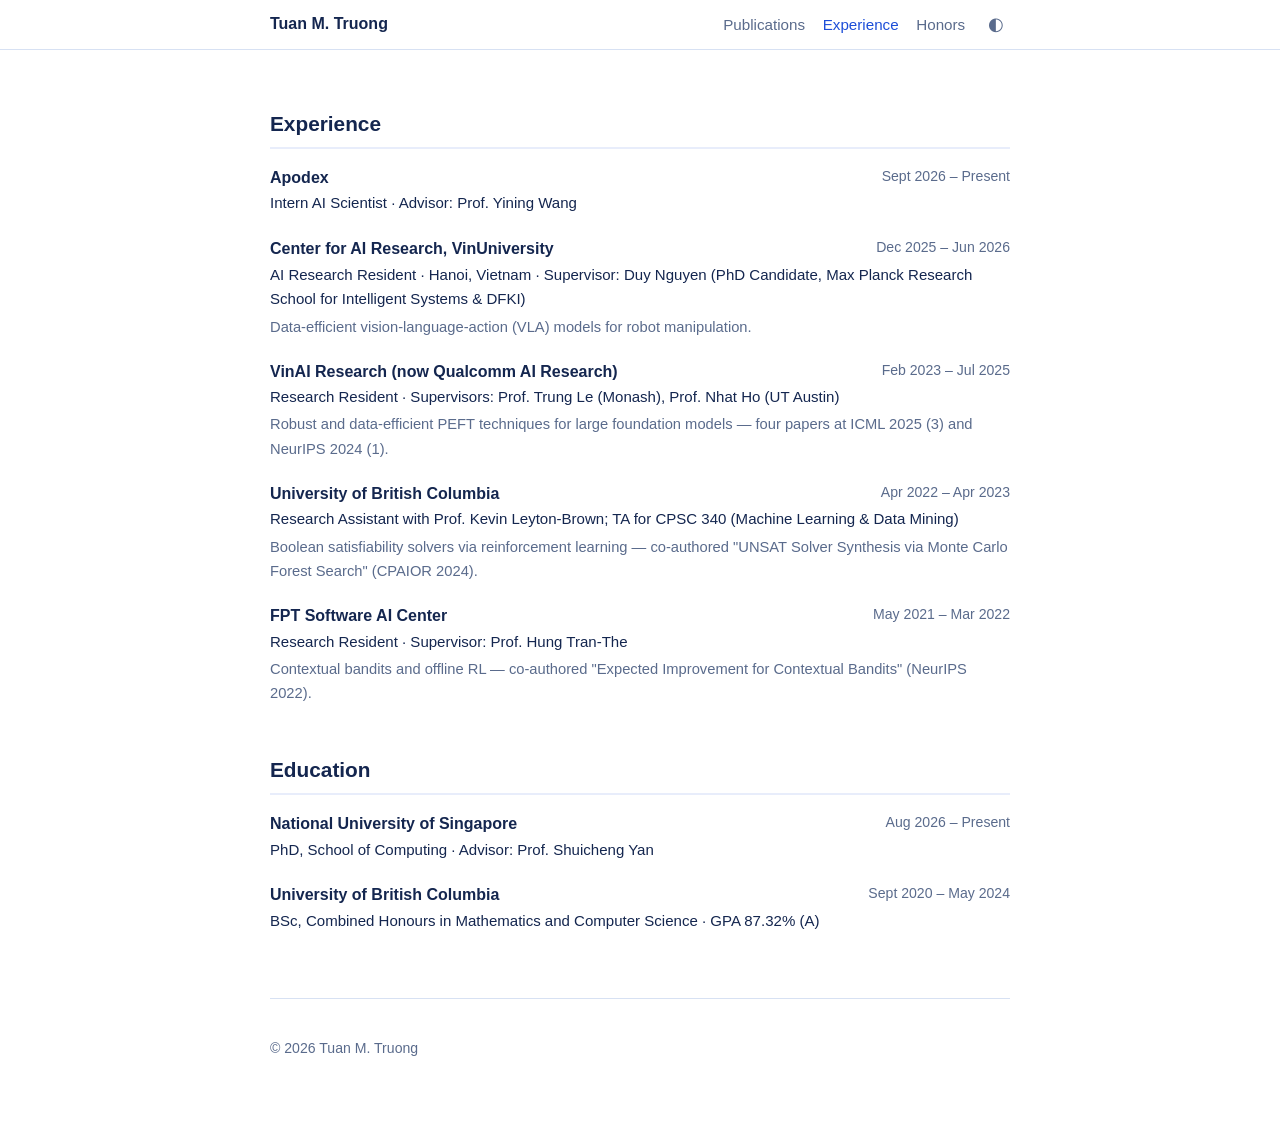
<file: experience.html>
<!DOCTYPE html>
<html lang="en">
<head>
  <meta charset="UTF-8">
  <meta name="viewport" content="width=device-width, initial-scale=1.0">
  <title>Experience · Tuan M. Truong</title>
  <link rel="icon" href="data:image/svg+xml,<svg xmlns=%22http://www.w3.org/2000/svg%22 viewBox=%220 0 100 100%22><text y=%22.9em%22 font-size=%2290%22>🐟</text></svg>">
  <meta name="description" content="Research experience and education of Tuan M. Truong, CS PhD student at NUS.">
  <link rel="stylesheet" href="site.css?v=4">
  <script src="site.js?v=1"></script>
</head>
<body>
  <nav class="nav">
    <div class="nav-inner">
      <a href="index.html" class="nav-brand">Tuan M. Truong</a>
      <div class="nav-links">
        <a href="publications.html">Publications</a>
        <a href="experience.html" class="active" aria-current="page">Experience</a>
        <a href="honors.html">Honors</a>
        <button id="theme-toggle" class="theme-toggle" aria-label="Toggle dark mode">◐</button>
      </div>
    </div>
  </nav>

  <main class="container page">
    <!-- ===================== Experience ===================== -->
    <section id="experience">
      <h2>Experience</h2>
      <ul class="cv-list">
        <li>
          <div class="cv-head"><strong>Apodex</strong><span class="cv-date">Sept 2026 – Present</span></div>
          <div class="cv-sub">Intern AI Scientist · Advisor: Prof. Yining Wang</div>
        </li>
        <li>
          <div class="cv-head"><strong>Center for AI Research, VinUniversity</strong><span class="cv-date">Dec 2025 – Jun 2026</span></div>
          <div class="cv-sub">AI Research Resident · Hanoi, Vietnam · Supervisor: Duy Nguyen (PhD Candidate, Max Planck Research School for Intelligent Systems &amp; DFKI)</div>
          <div class="cv-desc">Data-efficient vision-language-action (VLA) models for robot manipulation.</div>
        </li>
        <li>
          <div class="cv-head"><strong>VinAI Research (now Qualcomm AI Research)</strong><span class="cv-date">Feb 2023 – Jul 2025</span></div>
          <div class="cv-sub">Research Resident · Supervisors: Prof. Trung Le (Monash), Prof. Nhat Ho (UT Austin)</div>
          <div class="cv-desc">Robust and data-efficient PEFT techniques for large foundation models — four papers at ICML 2025 (3) and NeurIPS 2024 (1).</div>
        </li>
        <li>
          <div class="cv-head"><strong>University of British Columbia</strong><span class="cv-date">Apr 2022 – Apr 2023</span></div>
          <div class="cv-sub">Research Assistant with Prof. Kevin Leyton-Brown; TA for CPSC 340 (Machine Learning &amp; Data Mining)</div>
          <div class="cv-desc">Boolean satisfiability solvers via reinforcement learning — co-authored "UNSAT Solver Synthesis via Monte Carlo Forest Search" (CPAIOR 2024).</div>
        </li>
        <li>
          <div class="cv-head"><strong>FPT Software AI Center</strong><span class="cv-date">May 2021 – Mar 2022</span></div>
          <div class="cv-sub">Research Resident · Supervisor: Prof. Hung Tran-The</div>
          <div class="cv-desc">Contextual bandits and offline RL — co-authored "Expected Improvement for Contextual Bandits" (NeurIPS 2022).</div>
        </li>
      </ul>
    </section>

    <!-- ===================== Education ===================== -->
    <section id="education">
      <h2>Education</h2>
      <ul class="cv-list">
        <li>
          <div class="cv-head"><strong>National University of Singapore</strong><span class="cv-date">Aug 2026 – Present</span></div>
          <div class="cv-sub">PhD, School of Computing · Advisor: Prof. Shuicheng Yan</div>
        </li>
        <li>
          <div class="cv-head"><strong>University of British Columbia</strong><span class="cv-date">Sept 2020 – May 2024</span></div>
          <div class="cv-sub">BSc, Combined Honours in Mathematics and Computer Science · GPA 87.32% (A)</div>
        </li>
      </ul>
    </section>

    <footer class="footer">
      <p>© 2026 Tuan M. Truong</p>
    </footer>
  </main>
</body>
</html>
</file>
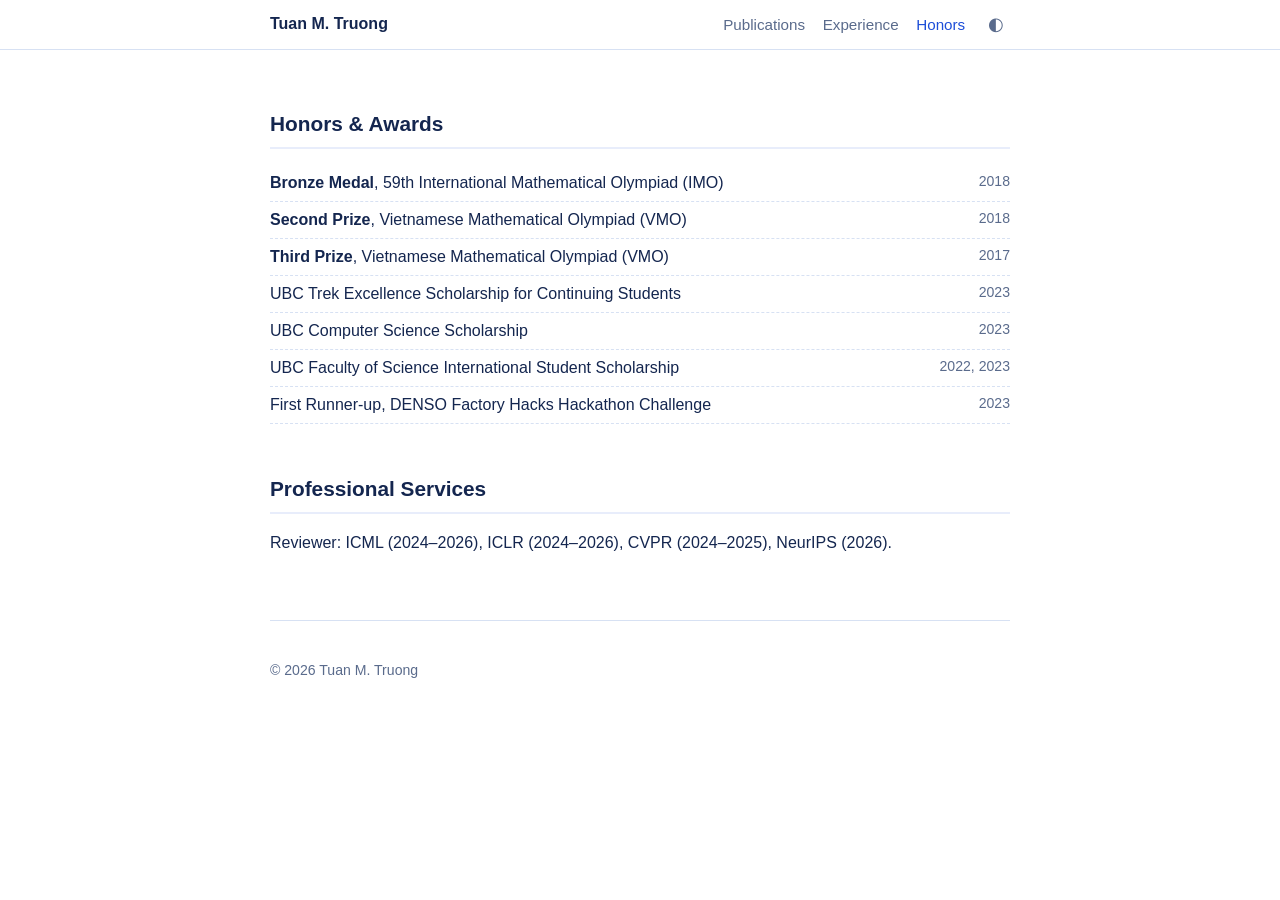
<file: honors.html>
<!DOCTYPE html>
<html lang="en">
<head>
  <meta charset="UTF-8">
  <meta name="viewport" content="width=device-width, initial-scale=1.0">
  <title>Honors · Tuan M. Truong</title>
  <link rel="icon" href="data:image/svg+xml,<svg xmlns=%22http://www.w3.org/2000/svg%22 viewBox=%220 0 100 100%22><text y=%22.9em%22 font-size=%2290%22>🐟</text></svg>">
  <meta name="description" content="Honors, awards and professional services of Tuan M. Truong, CS PhD student at NUS.">
  <link rel="stylesheet" href="site.css?v=4">
  <script src="site.js?v=1"></script>
</head>
<body>
  <nav class="nav">
    <div class="nav-inner">
      <a href="index.html" class="nav-brand">Tuan M. Truong</a>
      <div class="nav-links">
        <a href="publications.html">Publications</a>
        <a href="experience.html">Experience</a>
        <a href="honors.html" class="active" aria-current="page">Honors</a>
        <button id="theme-toggle" class="theme-toggle" aria-label="Toggle dark mode">◐</button>
      </div>
    </div>
  </nav>

  <main class="container page">
    <!-- ===================== Honors ===================== -->
    <section id="honors">
      <h2>Honors &amp; Awards</h2>
      <ul class="honor-list">
        <li><span><strong>Bronze Medal</strong>, 59th International Mathematical Olympiad (IMO)</span> <span class="cv-date">2018</span></li>
        <li><span><strong>Second Prize</strong>, Vietnamese Mathematical Olympiad (VMO)</span> <span class="cv-date">2018</span></li>
        <li><span><strong>Third Prize</strong>, Vietnamese Mathematical Olympiad (VMO)</span> <span class="cv-date">2017</span></li>
        <li><span>UBC Trek Excellence Scholarship for Continuing Students</span> <span class="cv-date">2023</span></li>
        <li><span>UBC Computer Science Scholarship</span> <span class="cv-date">2023</span></li>
        <li><span>UBC Faculty of Science International Student Scholarship</span> <span class="cv-date">2022, 2023</span></li>
        <li><span>First Runner-up, DENSO Factory Hacks Hackathon Challenge</span> <span class="cv-date">2023</span></li>
      </ul>
    </section>

    <!-- ===================== Services ===================== -->
    <section id="services">
      <h2>Professional Services</h2>
      <p>Reviewer: ICML (2024–2026), ICLR (2024–2026), CVPR (2024–2025), NeurIPS (2026).</p>
    </section>

    <footer class="footer">
      <p>© 2026 Tuan M. Truong</p>
    </footer>
  </main>
</body>
</html>
</file>
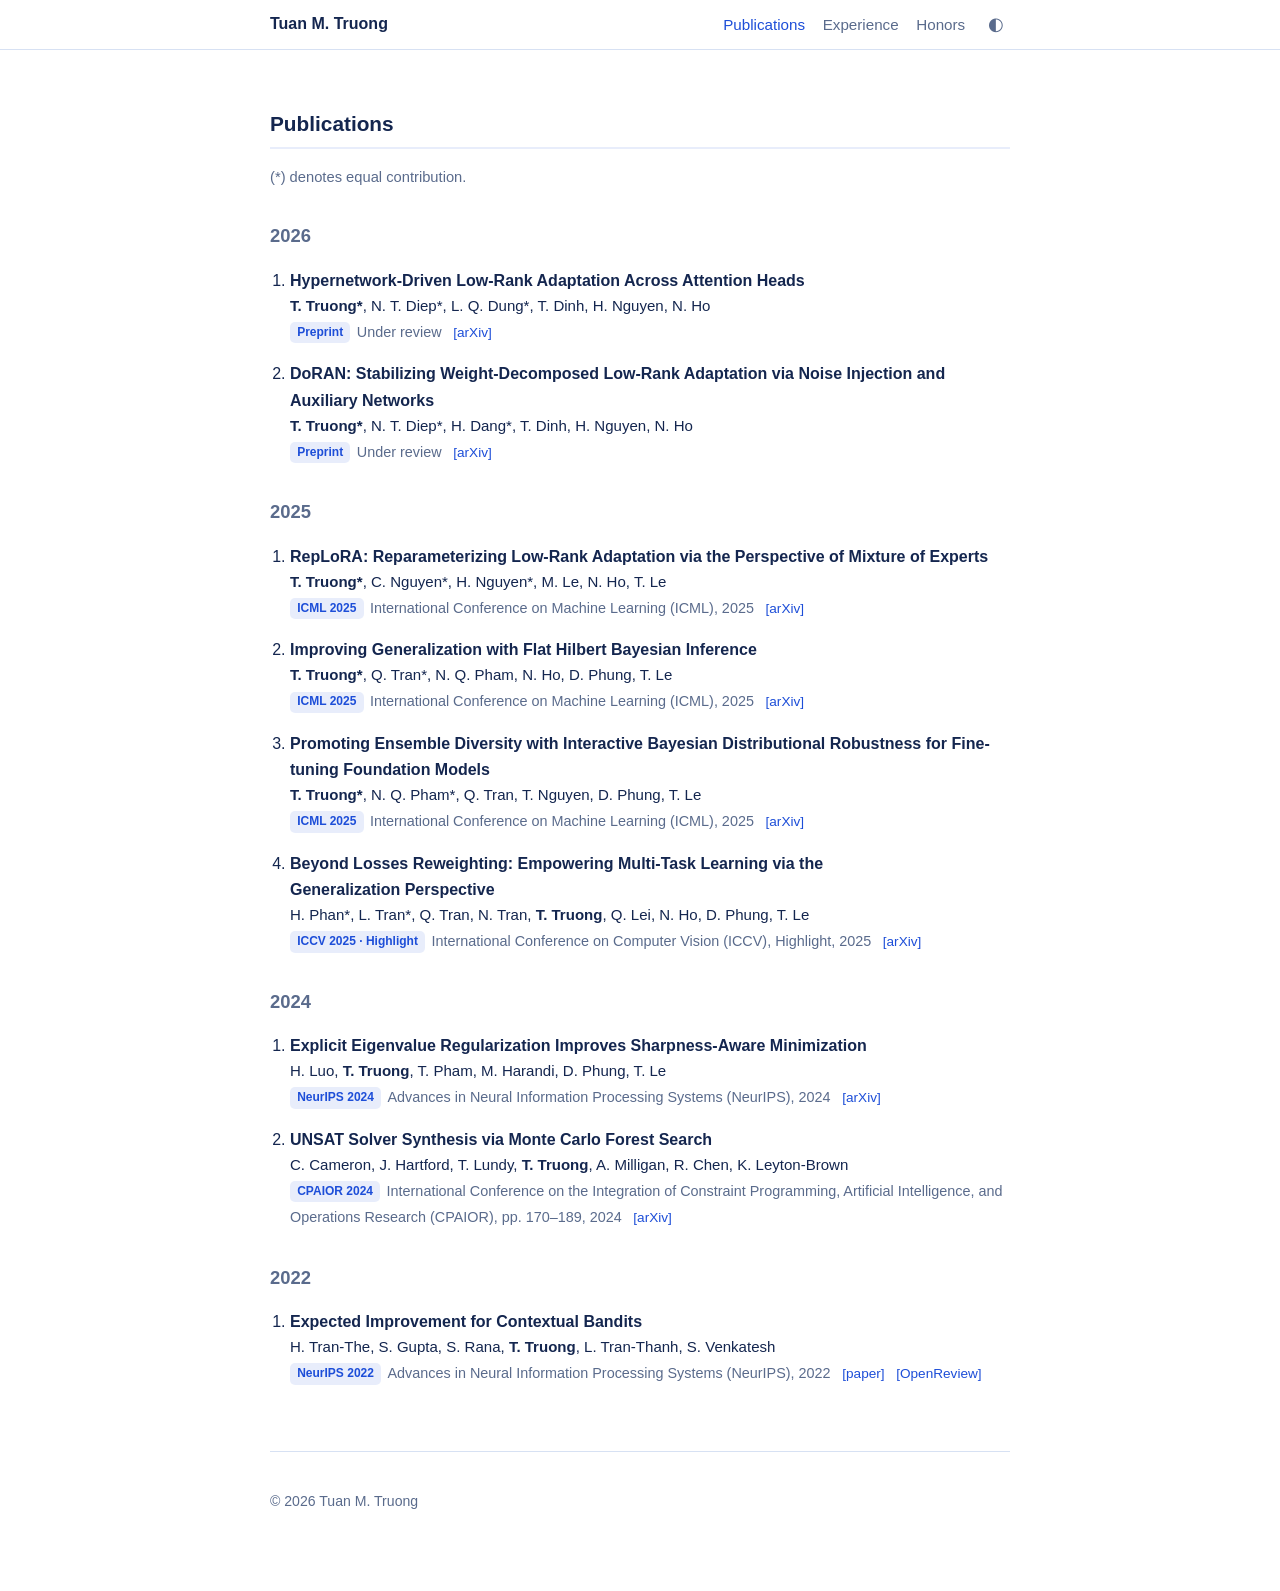
<file: publications.html>
<!DOCTYPE html>
<html lang="en">
<head>
  <meta charset="UTF-8">
  <meta name="viewport" content="width=device-width, initial-scale=1.0">
  <title>Publications · Tuan M. Truong</title>
  <link rel="icon" href="data:image/svg+xml,<svg xmlns=%22http://www.w3.org/2000/svg%22 viewBox=%220 0 100 100%22><text y=%22.9em%22 font-size=%2290%22>🐟</text></svg>">
  <meta name="description" content="Publications of Tuan M. Truong, CS PhD student at NUS: parameter-efficient fine-tuning, generalization, and more.">
  <link rel="stylesheet" href="site.css?v=4">
  <script src="site.js?v=1"></script>
</head>
<body>
  <nav class="nav">
    <div class="nav-inner">
      <a href="index.html" class="nav-brand">Tuan M. Truong</a>
      <div class="nav-links">
        <a href="publications.html" class="active" aria-current="page">Publications</a>
        <a href="experience.html">Experience</a>
        <a href="honors.html">Honors</a>
        <button id="theme-toggle" class="theme-toggle" aria-label="Toggle dark mode">◐</button>
      </div>
    </div>
  </nav>

  <main class="container page">
    <!-- ===================== Publications ===================== -->
    <section id="publications">
      <h2>Publications</h2>
      <p class="muted">(*) denotes equal contribution.</p>
      <div id="all-pubs"></div>
    </section>

    <footer class="footer">
      <p>© 2026 Tuan M. Truong</p>
    </footer>
  </main>
  <script>
    // ============ Publication data ============
    const PUBLICATIONS = [
      { year: 2026, title: "Hypernetwork-Driven Low-Rank Adaptation Across Attention Heads",
        authors: "T. Truong*, N. T. Diep*, L. Q. Dung*, T. Dinh, H. Nguyen, N. Ho",
        venue: "Under review", badge: "Preprint", links: { arXiv: "https://arxiv.org/abs/2510.04295" } },
      { year: 2026, title: "DoRAN: Stabilizing Weight-Decomposed Low-Rank Adaptation via Noise Injection and Auxiliary Networks",
        authors: "T. Truong*, N. T. Diep*, H. Dang*, T. Dinh, H. Nguyen, N. Ho",
        venue: "Under review", badge: "Preprint", links: { arXiv: "https://arxiv.org/abs/2510.04331" } },
      { year: 2025, title: "RepLoRA: Reparameterizing Low-Rank Adaptation via the Perspective of Mixture of Experts",
        authors: "T. Truong*, C. Nguyen*, H. Nguyen*, M. Le, N. Ho, T. Le",
        venue: "International Conference on Machine Learning (ICML), 2025", badge: "ICML 2025", links: { arXiv: "https://arxiv.org/abs/2502.03044" } },
      { year: 2025, title: "Improving Generalization with Flat Hilbert Bayesian Inference",
        authors: "T. Truong*, Q. Tran*, N. Q. Pham, N. Ho, D. Phung, T. Le",
        venue: "International Conference on Machine Learning (ICML), 2025", badge: "ICML 2025", links: { arXiv: "https://arxiv.org/abs/2410.04196" } },
      { year: 2025, title: "Promoting Ensemble Diversity with Interactive Bayesian Distributional Robustness for Fine-tuning Foundation Models",
        authors: "T. Truong*, N. Q. Pham*, Q. Tran, T. Nguyen, D. Phung, T. Le",
        venue: "International Conference on Machine Learning (ICML), 2025", badge: "ICML 2025", links: { arXiv: "https://arxiv.org/abs/2506.07247" } },
      { year: 2025, title: "Beyond Losses Reweighting: Empowering Multi-Task Learning via the Generalization Perspective",
        authors: "H. Phan*, L. Tran*, Q. Tran, N. Tran, T. Truong, Q. Lei, N. Ho, D. Phung, T. Le",
        venue: "International Conference on Computer Vision (ICCV), Highlight, 2025", badge: "ICCV 2025 · Highlight", links: { arXiv: "https://arxiv.org/abs/2211.13723" } },
      { year: 2024, title: "Explicit Eigenvalue Regularization Improves Sharpness-Aware Minimization",
        authors: "H. Luo, T. Truong, T. Pham, M. Harandi, D. Phung, T. Le",
        venue: "Advances in Neural Information Processing Systems (NeurIPS), 2024", badge: "NeurIPS 2024", links: { arXiv: "https://arxiv.org/abs/2501.12666" } },
      { year: 2024, title: "UNSAT Solver Synthesis via Monte Carlo Forest Search",
        authors: "C. Cameron, J. Hartford, T. Lundy, T. Truong, A. Milligan, R. Chen, K. Leyton-Brown",
        venue: "International Conference on the Integration of Constraint Programming, Artificial Intelligence, and Operations Research (CPAIOR), pp. 170–189, 2024", badge: "CPAIOR 2024", links: { arXiv: "https://arxiv.org/abs/2211.12581" } },
      { year: 2022, title: "Expected Improvement for Contextual Bandits",
        authors: "H. Tran-The, S. Gupta, S. Rana, T. Truong, L. Tran-Thanh, S. Venkatesh",
        venue: "Advances in Neural Information Processing Systems (NeurIPS), 2022", badge: "NeurIPS 2022",
        links: { paper: "https://proceedings.neurips.cc/paper_files/paper/2022/hash/8f0942c43fcfba4cc66a859b9fcb1bba-Abstract-Conference.html", OpenReview: "https://openreview.net/forum?id=uzn0WLCfuC_" } }
    ];

    // ============ Render publications, grouped by year ============
    (function () {
      const root = document.getElementById("all-pubs");
      if (!root) return;

      const highlightAuthors = (a) => a.replace(/T\. Truong(\*?)/g, "<strong>T. Truong$1</strong>");
      const pubItemHTML = (p) => {
        const links = Object.entries(p.links || {})
          .map(([label, url]) => `<a href="${url}" target="_blank" rel="noopener">[${label}]</a>`)
          .join(" ");
        return `
          <div class="pub-title">${p.title}</div>
          <div class="pub-authors">${highlightAuthors(p.authors)}</div>
          <div class="pub-venue"><span class="pub-badge">${p.badge}</span>${p.venue}</div>
          ${links ? `<div class="pub-links">${links}</div>` : ""}`;
      };

      const byYear = new Map();
      PUBLICATIONS.forEach((p) => {
        if (!byYear.has(p.year)) byYear.set(p.year, []);
        byYear.get(p.year).push(p);
      });
      [...byYear.keys()].sort((a, b) => b - a).forEach((year) => {
        const h = document.createElement("h3");
        h.className = "pub-year-heading";
        h.textContent = year;
        root.appendChild(h);
        const ol = document.createElement("ol");
        ol.className = "pub-list";
        byYear.get(year).forEach((p) => {
          const li = document.createElement("li");
          li.innerHTML = pubItemHTML(p);
          ol.appendChild(li);
        });
        root.appendChild(ol);
      });
    })();
  </script>
</body>
</html>
</file>
<file: site.css>
/* Shared by every page of the site (index.html, experience.html, honors.html). */
/* ============ Theme variables ============ */
:root {
  /* White & blue theme */
  --bg: #ffffff;
  --bg-alt: #eef3fc;
  --text: #14264f;         /* navy blue body text */
  --text-muted: #5a6b8c;   /* muted blue-grey */
  --accent: #1d4ed8;       /* blue links / headings accents */
  --accent-soft: #1d4ed81a;
  --border: #d7e1f3;
  --shadow: 0 2px 12px rgba(29, 78, 216, 0.08);
}
[data-theme="dark"] {
  --bg: #0f1830;
  --bg-alt: #172444;
  --text: #dfe8fb;
  --text-muted: #93a4c8;
  --accent: #6aa0ff;
  --accent-soft: #6aa0ff22;
  --border: #26355c;
  --shadow: 0 2px 12px rgba(0, 0, 0, 0.4);
}

* { box-sizing: border-box; }

html { scroll-behavior: smooth; scroll-padding-top: 4.5rem; }

body {
  margin: 0;
  font-family: -apple-system, BlinkMacSystemFont, "Segoe UI", Roboto, "Helvetica Neue", Arial, sans-serif;
  font-size: 16px;
  line-height: 1.65;
  color: var(--text);
  background: var(--bg);
  transition: background 0.25s, color 0.25s;
}

a { color: var(--accent); text-decoration: none; }
a:hover { text-decoration: underline; }

/* ============ Nav ============ */
.nav {
  position: sticky;
  top: 0;
  z-index: 100;
  background: color-mix(in srgb, var(--bg) 88%, transparent);
  backdrop-filter: blur(8px);
  border-bottom: 1px solid var(--border);
}
.nav-inner {
  max-width: 780px;
  margin: 0 auto;
  padding: 0.7rem 1.25rem;
  display: flex;
  align-items: center;
  justify-content: space-between;
}
.nav-brand { font-weight: 700; color: var(--text); }
.nav-brand:hover { text-decoration: none; color: var(--accent); }
.nav-links { display: flex; align-items: center; gap: 1.1rem; }
.nav-links a { color: var(--text-muted); font-size: 0.95rem; }
.nav-links a:hover, .nav-links a.active { color: var(--accent); text-decoration: none; }
.theme-toggle {
  background: none;
  border: none;
  color: var(--text-muted);
  font-size: 1.1rem;
  cursor: pointer;
  padding: 0.15rem 0.35rem;
  border-radius: 6px;
}
.theme-toggle:hover { color: var(--accent); background: var(--accent-soft); }

/* ============ Hover: the links the avatar talks about (and the quote) light up and lift a little ============ */
.nav-links a, .contact-line a {
  display: inline-block;
  padding: 0.1rem 0.4rem; margin: -0.1rem -0.4rem;   /* room for the pill, without moving anything */
  border-radius: 6px;
  transition: transform 0.18s ease, background-color 0.18s ease, color 0.18s ease;
}
@media (hover: hover) {   /* not on touch screens, where a tap would leave it stuck */
  .nav-links a:hover, .contact-line a:hover { background: var(--accent-soft); color: var(--accent); text-decoration: none; }
  .intro-quote:hover { background: var(--accent-soft); border-left-color: var(--accent); color: var(--text); }
}
@media (hover: hover) and (prefers-reduced-motion: no-preference) {
  .nav-links a:hover, .contact-line a:hover { transform: translateY(-2px); }
  .intro-quote:hover { transform: translateY(-3px); }
}

/* ============ Layout ============ */
.container {
  max-width: 780px;
  margin: 0 auto;
  padding: 2.5rem 1.25rem 4rem;
}

section { margin-top: 3rem; }

h1 { font-size: 1.9rem; margin: 0 0 0.25rem; }
h2 {
  font-size: 1.3rem;
  border-bottom: 2px solid var(--accent-soft);
  padding-bottom: 0.35rem;
  margin-bottom: 1rem;
}

.muted { color: var(--text-muted); font-size: 0.92rem; }

/* ============ Hero ============ */
.hero {
  display: flex;
  gap: 2rem;
  align-items: flex-start;
}
.hero-text { flex: 1; min-width: 0; }
.tagline { color: var(--text-muted); margin-top: 0; font-size: 1.02rem; text-wrap: balance; }
p, .pub-title { text-wrap: pretty; }   /* no lone last words */
.nowrap { white-space: nowrap; }
/* a sub-heading inside the hero, lighter than the page sections */
.interests h2 { font-size: 1.08rem; border-bottom: 0; padding-bottom: 0; margin: 1.3rem 0 0.3rem; }
.interests p { margin: 0 0 1rem; }
/* ============ Avatar (hero): 3D head built from the portrait (three.js); a still render of it is the fallback ============ */
.hero-avatar-wrap { flex-shrink: 0; text-align: center; position: relative; }
.hero-avatar {
  position: relative; width: 240px; height: 240px;
  border-radius: 50%; overflow: hidden; box-shadow: 0 0 0 1px var(--border), var(--shadow);
  /* soft blue to match the site; also tried: grey #b8b8b5/#a8a8a5, sand #e9dcc8/#d2bfa3,
     sage #d2ddd0/#adc1aa, navy #3a5285/#22345c */
  background: radial-gradient(circle at 50% 36%, #cfdcf3, #a9bfe6 75%);
}
.hero-avatar img, .hero-avatar canvas { position: absolute; inset: 0; width: 100%; height: 100%; display: block; }
.hero-avatar img { object-fit: cover; transition: opacity 0.35s ease, filter 0.6s ease; }
.hero-avatar canvas { opacity: 0; transition: opacity 0.35s ease, filter 0.6s ease; }
/* dark theme: the lights go down for the avatar too (dusk-blue circle, face a little dimmer) */
.hero-avatar::before { content: ""; position: absolute; inset: 0; opacity: 0; transition: opacity 0.6s ease;
  background: radial-gradient(circle at 50% 36%, #4d6390, #2b3b60 75%); }
[data-theme="dark"] .hero-avatar::before { opacity: 1; }
[data-theme="dark"] .hero-avatar img, [data-theme="dark"] .hero-avatar canvas { filter: brightness(0.84); }
.hero-avatar.is-3d canvas { opacity: 1; }
.hero-avatar.is-3d img { opacity: 0; }
.hero-avatar.is-3d { cursor: pointer; outline: none; }
.hero-avatar:focus-visible { outline: 2px solid var(--accent); outline-offset: 4px; }
/* his speech bubble, above the head (the page says the greeting; the 3D module the rest) */
.avatar-say { position: absolute; left: 36%; top: 12%; z-index: 3; width: max-content; max-width: 220px;
  padding: 0.42rem 0.72rem; border-radius: 14px; background: var(--bg); color: var(--text);
  border: 1px solid var(--border); box-shadow: 0 4px 14px rgba(20, 38, 79, 0.16);
  font-size: 0.84rem; line-height: 1.35; font-weight: 500; text-align: center; text-wrap: balance; pointer-events: none;
  opacity: 0; transform: translate(-50%, calc(-100% + 6px)) scale(0.9); transform-origin: 50% 100%;
  transition: opacity 0.18s ease, transform 0.28s cubic-bezier(0.3, 1.6, 0.5, 1); }
.avatar-say.on { opacity: 1; transform: translate(-50%, -100%) scale(1); }
.avatar-say::after { content: ""; position: absolute; left: 50%; bottom: -6px; width: 10px; height: 10px;
  background: var(--bg); border-right: 1px solid var(--border); border-bottom: 1px solid var(--border);
  transform: translateX(-50%) rotate(45deg); }
@media (prefers-reduced-motion: reduce) {
  .avatar-say, .avatar-say.on { transform: translate(-50%, -100%); transition: opacity 0.2s ease; }
}

/* ============ Quote + Sisyphus ("absurdism corner") ============ */
.absurd-corner { display: flex; align-items: center; justify-content: space-between; gap: 2rem; margin-top: 2.75rem; }
.absurd-corner .intro-quote { margin: 0; flex: 1; }
.sisyphus-mark { flex-shrink: 0; margin: 0; width: 210px; text-align: center; }
.sisyphus-mark svg { width: 100%; height: auto; overflow: visible; display: block; cursor: pointer; }
.sisyphus-mark #loop, .sisyphus-mark #fig-lines { stroke: var(--text); }
.sisyphus-mark #fig-head { fill: var(--text); }
.sisyphus-mark #rock circle { fill: var(--accent); }
.mark-caption {
  margin-top: 0.75rem;
  font-size: 0.75rem;
  font-style: italic;
  color: var(--text-muted);
  line-height: 1.45;
}
.mark-hint {
  margin: 0.25rem 0 0;
  font-size: 0.68rem;
  color: var(--text-muted);
  opacity: 0.8;
}

/* ============ Intro quote ============ */
.intro-quote {
  max-width: 35rem;                               /* 34rem of text + the padding on the right */
  margin: 2.75rem 0 0;
  text-align: left;
  border-left: 3px solid color-mix(in srgb, var(--accent) 55%, transparent);
  border-radius: 0 10px 10px 0;                   /* the hover tint's corners */
  padding: 0.45rem 1rem 0.45rem 1.1rem;
  transition: transform 0.2s ease, background-color 0.2s ease, border-color 0.2s ease, color 0.2s ease;
  font-style: italic;
  font-size: 1.02rem;
  line-height: 1.6;
  color: var(--text-muted);
}
.intro-quote cite {
  display: block;
  margin-top: 0.5rem;
  font-size: 0.85rem;
  font-style: normal;
}
/* The quote types itself out (index.html): the untyped rest keeps its place, so nothing reflows. */
.tw-rest { color: transparent; }
.tw-caret { position: relative; display: inline-block; width: 0; height: 1.15em; vertical-align: -0.2em; }
.tw-caret::after {
  content: "";
  position: absolute;
  left: 1px; top: 0; bottom: 0;
  width: 2px;
  border-radius: 1px;
  background: var(--accent);
  transform: skewX(-12deg);                 /* leans with the italic text */
  animation: tw-blink 1.05s steps(1) infinite;
  transition: opacity 0.6s ease;
}
cite .tw-caret::after { transform: none; }
.tw-typing .tw-caret::after { animation: none; }   /* solid while typing, blinking while waiting */
.tw-caret.tw-gone::after { animation: none; opacity: 0; }
@keyframes tw-blink { 50% { opacity: 0; } }
.sr-only {
  position: absolute;
  width: 1px; height: 1px;
  overflow: hidden;
  clip-path: inset(50%);
  white-space: nowrap;
}
.contact-line { margin-top: 1.2rem; font-weight: 500; }

/* ============ Publications ============ */
.pub-list { padding-left: 1.25rem; }
.pub-list li { margin-bottom: 1rem; }
.pub-title { font-weight: 600; }
.pub-authors { font-size: 0.94rem; }
.pub-venue { font-size: 0.9rem; color: var(--text-muted); display: inline; }
.pub-badge {
  display: inline-block;
  font-size: 0.75rem;
  font-weight: 600;
  color: var(--accent);
  background: var(--accent-soft);
  border-radius: 5px;
  padding: 0.05rem 0.45rem;
  margin-right: 0.4rem;
  vertical-align: 1px;
}
.pub-links { display: inline; margin-left: 0.45rem; }   /* links on the venue line */
.pub-links a { font-size: 0.85rem; margin-right: 0.45rem; }
.pub-year-heading {
  font-size: 1.15rem;
  margin: 2rem 0 0.75rem;
  color: var(--text-muted);
}

/* ============ CV lists (experience / education) ============ */
.cv-list { list-style: none; padding: 0; }
.cv-list li { margin-bottom: 1.25rem; }
.cv-head { display: flex; justify-content: space-between; gap: 1rem; flex-wrap: wrap; }
.cv-date { color: var(--text-muted); font-size: 0.88rem; white-space: nowrap; }
.cv-sub { font-size: 0.94rem; }
.cv-desc { font-size: 0.92rem; color: var(--text-muted); margin-top: 0.15rem; }

.honor-list { list-style: none; padding: 0; }
.honor-list li {
  padding: 0.3rem 0;
  border-bottom: 1px dashed var(--border);
  display: flex;
  justify-content: space-between;
  gap: 1rem;
}

/* ============ Footer ============ */
.footer {
  margin-top: 4rem;
  padding-top: 1.5rem;
  border-top: 1px solid var(--border);
  color: var(--text-muted);
  font-size: 0.88rem;
}

/* ============ Responsive ============ */
@media (max-width: 640px) {
  .hero { flex-direction: column-reverse; align-items: center; text-align: left; }
  .hero-avatar-wrap { margin: 1.25rem 0 0.5rem; }
  .absurd-corner { flex-direction: column; align-items: stretch; }
  .sisyphus-mark { align-self: center; }
}
@media (max-width: 520px) {
  /* the name is right below in the hero; the bar keeps just the links */
  .nav-brand { display: none; }
  .nav-inner { justify-content: flex-end; }
}

/* Pages after the home page: the first section starts at the top. */
.page > section:first-child { margin-top: 0; }
</file>
